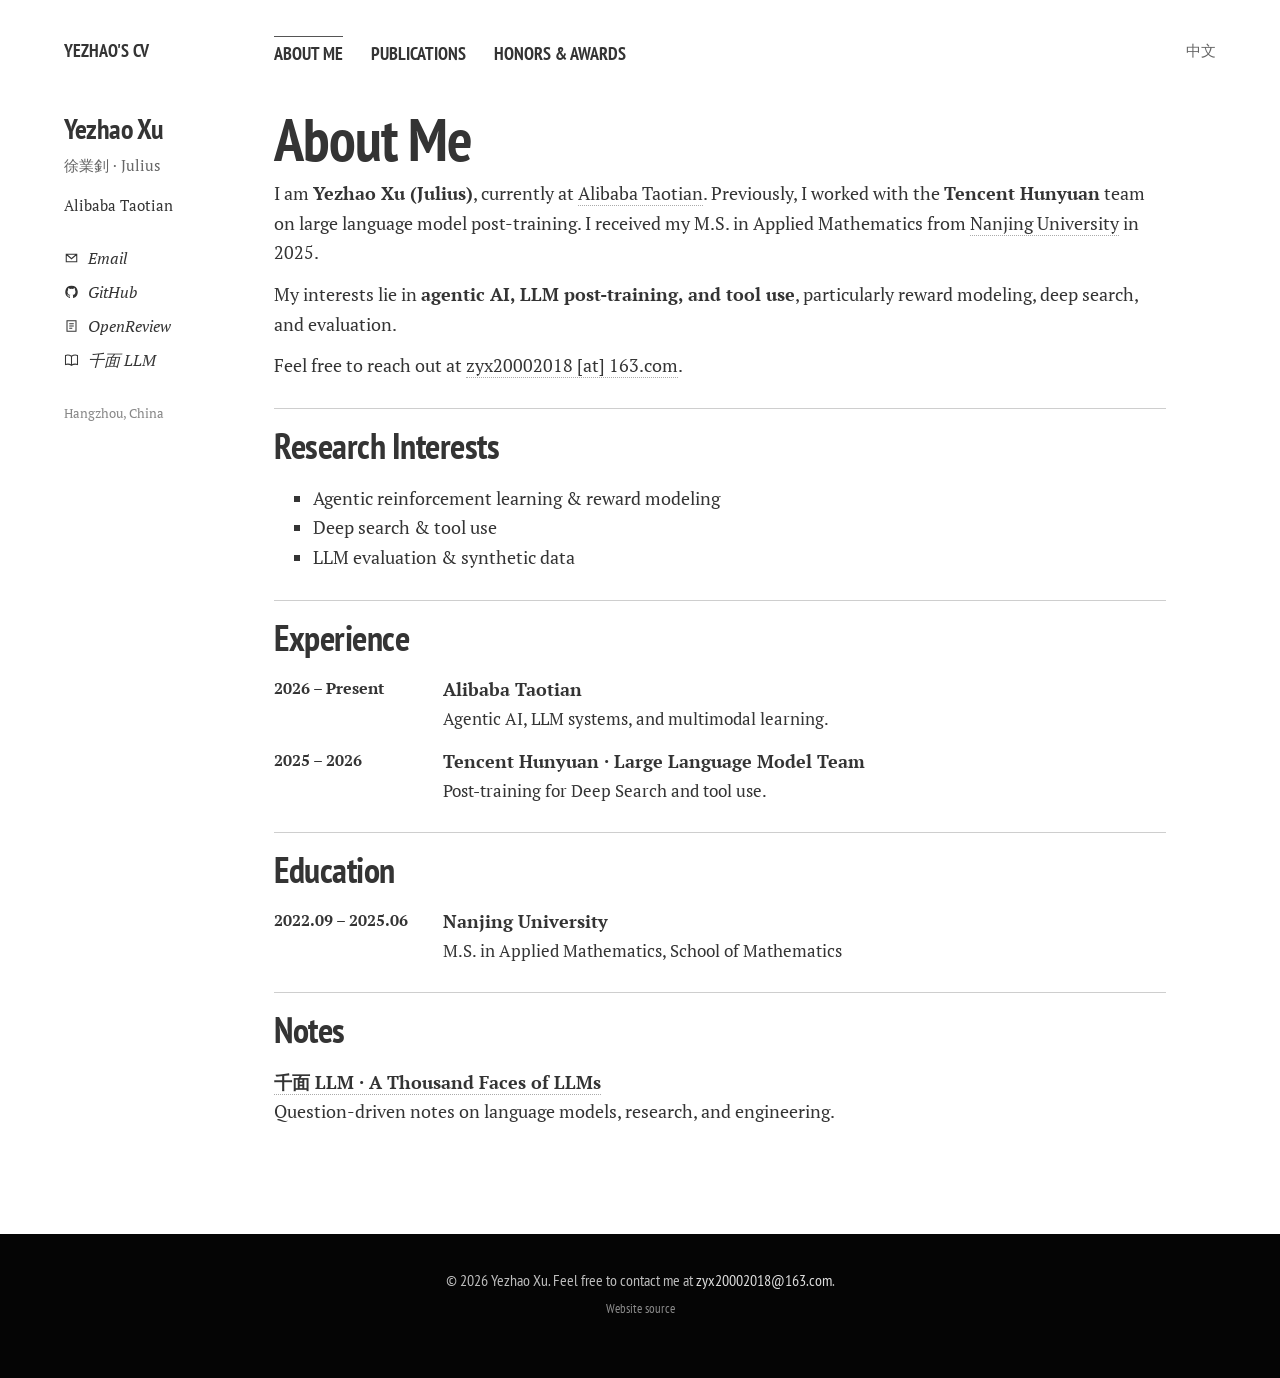
<file: index.html>
<!doctype html>
<html lang="en">
<head>
<meta charset="utf-8"><meta name="viewport" content="width=device-width, initial-scale=1">
<meta name="theme-color" content="#ffffff">
<title>About Me | Yezhao Xu</title>
<meta name="description" content="Yezhao Xu (Julius), Alibaba Taotian. Research in agentic AI, LLM post-training, deep search, and tool use. M.S., Nanjing University.">
<meta property="og:title" content="About Me | Yezhao Xu"><meta property="og:type" content="website"><meta property="og:url" content="https://pkcontinue.github.io/">
<meta property="og:description" content="Yezhao Xu (Julius), Alibaba Taotian. Research in agentic AI, LLM post-training, deep search, and tool use. M.S., Nanjing University."><meta property="og:image" content="https://pkcontinue.github.io/assets/share-preview.png"><meta property="og:image:width" content="1200"><meta property="og:image:height" content="630"><meta property="og:image:alt" content="Yezhao Xu, Julius — Academic Homepage"><meta name="twitter:card" content="summary_large_image">
<link rel="canonical" href="https://pkcontinue.github.io/"><link rel="icon" href="assets/favicon.svg" type="image/svg+xml">
<link rel="stylesheet" href="style.css?v=cv-5"><script src="script.js?v=cv-5" defer></script>
<script type="application/ld+json">{"@context": "https://schema.org", "@type": "Person", "name": "Yezhao Xu", "alternateName": ["Julius", "徐業釗"], "url": "https://pkcontinue.github.io/", "sameAs": ["https://github.com/pkcontinue", "https://openreview.net/profile?id=~Yezhao_xu2"], "alumniOf": {"@type": "CollegeOrUniversity", "name": "Nanjing University"}, "affiliation": {"@type": "Organization", "name": "Alibaba Taotian"}}</script>
</head>
<body data-page="about"><a class="skip" href="#main">Skip to content</a>
<header class="masthead"><div class="masthead-inner"><a class="site-name" href="index.html">YEZHAO'S CV</a><nav aria-label="Main navigation"><a href="index.html" data-page-link="about" aria-current="page" data-i18n="navAbout">About Me</a><a href="publications.html" data-page-link="publications" data-i18n="navPapers">Publications</a><a href="honors.html" data-page-link="honors" data-i18n="navHonors">Honors & Awards</a></nav><button class="language-toggle" type="button" aria-label="切换到中文">中文</button></div></header>
<div class="layout"><aside class="profile" aria-label="Personal information"><h2 class="profile-name">Yezhao Xu</h2><p class="native-name">徐業釗 · Julius</p><p class="affiliation" data-i18n="affiliation">Alibaba Taotian</p>
<ul class="profile-links"><li><svg class="link-icon" viewBox="0 0 20 20" aria-hidden="true"><path d="M3 5h14v10H3zM3 5l7 6 7-6"/></svg><a href="mailto:zyx20002018@163.com">Email</a></li><li><svg class="link-icon github-icon" viewBox="0 0 24 24" aria-hidden="true"><path d="M12 2a10 10 0 0 0-3.16 19.49c.5.09.68-.22.68-.48v-1.86c-2.78.6-3.37-1.18-3.37-1.18-.45-1.16-1.11-1.46-1.11-1.46-.91-.62.07-.61.07-.61 1 .07 1.53 1.03 1.53 1.03.89 1.53 2.34 1.09 2.91.83.09-.65.35-1.09.63-1.34-2.22-.25-4.55-1.11-4.55-4.95 0-1.09.39-1.99 1.03-2.68-.1-.25-.45-1.27.1-2.64 0 0 .84-.27 2.75 1.03a9.57 9.57 0 0 1 5 0c1.91-1.3 2.75-1.03 2.75-1.03.55 1.37.2 2.39.1 2.64.64.69 1.03 1.59 1.03 2.68 0 3.85-2.34 4.69-4.57 4.94.36.31.68.92.68 1.85v2.75c0 .27.18.58.69.48A10 10 0 0 0 12 2Z"/></svg><a href="https://github.com/pkcontinue" target="_blank" rel="noopener noreferrer">GitHub</a></li><li><svg class="link-icon" viewBox="0 0 20 20" aria-hidden="true"><path d="M4 3h12v14H4zM7 7h6M7 10h6M7 13h4"/></svg><a href="https://openreview.net/profile?id=%7EYezhao_xu2" target="_blank" rel="noopener noreferrer">OpenReview</a></li><li><svg class="link-icon" viewBox="0 0 20 20" aria-hidden="true"><path d="M10 5c-3-2-6-2-8-1v12c3-1 5-1 8 1 3-2 5-2 8-1V4c-2-1-5-1-8 1Zm0 0v12"/></svg><a href="https://github.com/pkcontinue/thousand-faces-of-llm" target="_blank" rel="noopener noreferrer">千面 LLM</a></li></ul><p class="profile-location" data-i18n="location">Hangzhou, China</p></aside><main id="main"><section id="about"><h1 class="page-title" data-i18n="aboutTitle">About Me</h1>
<p data-i18n="aboutText">I am <strong>Yezhao Xu (Julius)</strong>, currently at <a href="https://www.alibabagroup.com/" target="_blank" rel="noopener noreferrer">Alibaba Taotian</a>. Previously, I worked with the <strong>Tencent Hunyuan</strong> team on large language model post-training. I received my M.S. in Applied Mathematics from <a href="https://www.nju.edu.cn/" target="_blank" rel="noopener noreferrer">Nanjing University</a> in 2025.</p>
<p data-i18n="aboutResearch">My interests lie in <strong>agentic AI, LLM post-training, and tool use</strong>, particularly reward modeling, deep search, and evaluation.</p>
<p class="contact-line" data-i18n="contactLine">Feel free to reach out at <a href="mailto:zyx20002018@163.com">zyx20002018 [at] 163.com</a>.</p>
</section><section id="interests"><h2 data-i18n="interestsTitle">Research Interests</h2><ul class="interest-list"><li data-i18n="interest1">Agentic reinforcement learning & reward modeling</li><li data-i18n="interest2">Deep search & tool use</li><li data-i18n="interest3">LLM evaluation & synthetic data</li></ul></section><section id="experience"><h2 data-i18n="experienceTitle">Experience</h2>
<div class="record"><div class="record-date" data-i18n="aliDate">2026 – Present</div><div><h3 data-i18n="ali">Alibaba Taotian</h3><p data-i18n="aliWork">Agentic AI, LLM systems, and multimodal learning.</p></div></div>
<div class="record"><div class="record-date">2025 – 2026</div><div><h3 data-i18n="tencent">Tencent Hunyuan · Large Language Model Team</h3><p data-i18n="tencentWork">Post-training for Deep Search and tool use.</p></div></div>
</section><section id="education"><h2 data-i18n="educationTitle">Education</h2><div class="record"><div class="record-date">2022.09 – 2025.06</div><div><h3 data-i18n="nju">Nanjing University</h3><p data-i18n="degree">M.S. in Applied Mathematics, School of Mathematics</p></div></div></section><section id="notes"><h2 data-i18n="notesTitle">Notes</h2><p data-i18n="notesText"><a href="https://github.com/pkcontinue/thousand-faces-of-llm" target="_blank" rel="noopener noreferrer"><strong>千面 LLM · A Thousand Faces of LLMs</strong></a><br>Question-driven notes on language models, research, and engineering.</p></section></main></div><footer>© <span id="year">2026</span> Yezhao Xu. <span data-i18n="footerContact">Feel free to contact me at</span> <a href="mailto:zyx20002018@163.com">zyx20002018@163.com</a>.<br><a class="source-link" href="https://github.com/pkcontinue/pkcontinue.github.io" target="_blank" rel="noopener noreferrer" data-i18n="source">Website source</a></footer></body></html>
</file>
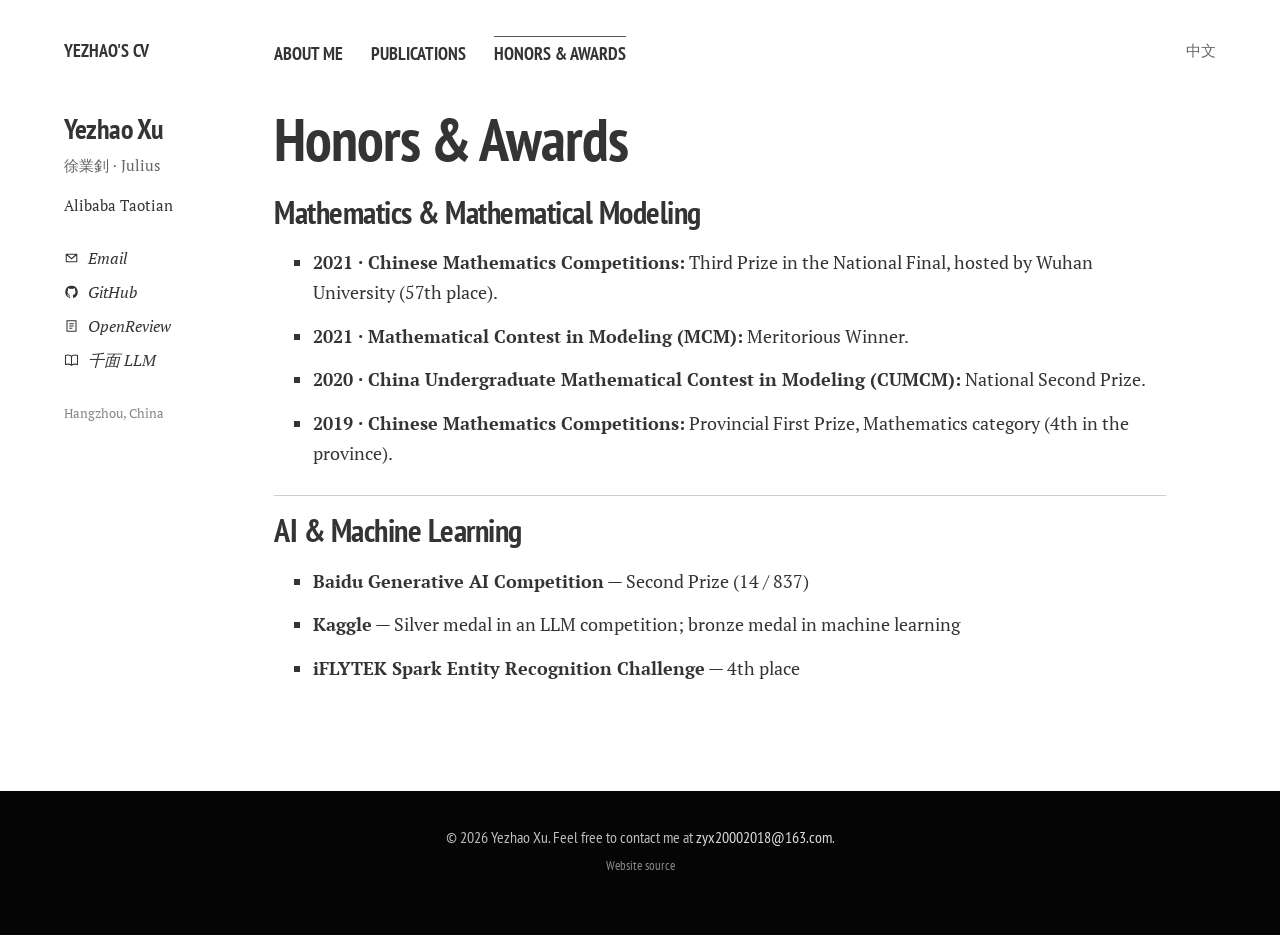
<file: honors.html>
<!doctype html>
<html lang="en">
<head>
<meta charset="utf-8"><meta name="viewport" content="width=device-width, initial-scale=1">
<meta name="theme-color" content="#ffffff">
<title>Honors & Awards | Yezhao Xu</title>
<meta name="description" content="Mathematics, mathematical modeling, and AI competition awards of Yezhao Xu (Julius).">
<meta property="og:title" content="Honors & Awards | Yezhao Xu"><meta property="og:type" content="website"><meta property="og:url" content="https://pkcontinue.github.io/honors.html">
<meta property="og:description" content="Mathematics, mathematical modeling, and AI competition awards of Yezhao Xu (Julius)."><meta property="og:image" content="https://pkcontinue.github.io/assets/share-preview.png"><meta property="og:image:width" content="1200"><meta property="og:image:height" content="630"><meta property="og:image:alt" content="Yezhao Xu, Julius — Academic Homepage"><meta name="twitter:card" content="summary_large_image">
<link rel="canonical" href="https://pkcontinue.github.io/honors.html"><link rel="icon" href="assets/favicon.svg" type="image/svg+xml">
<link rel="stylesheet" href="style.css?v=cv-5"><script src="script.js?v=cv-5" defer></script>
</head>
<body data-page="honors"><a class="skip" href="#main">Skip to content</a>
<header class="masthead"><div class="masthead-inner"><a class="site-name" href="index.html">YEZHAO'S CV</a><nav aria-label="Main navigation"><a href="index.html" data-page-link="about" data-i18n="navAbout">About Me</a><a href="publications.html" data-page-link="publications" data-i18n="navPapers">Publications</a><a href="honors.html" data-page-link="honors" aria-current="page" data-i18n="navHonors">Honors & Awards</a></nav><button class="language-toggle" type="button" aria-label="切换到中文">中文</button></div></header>
<div class="layout"><aside class="profile" aria-label="Personal information"><h2 class="profile-name">Yezhao Xu</h2><p class="native-name">徐業釗 · Julius</p><p class="affiliation" data-i18n="affiliation">Alibaba Taotian</p>
<ul class="profile-links"><li><svg class="link-icon" viewBox="0 0 20 20" aria-hidden="true"><path d="M3 5h14v10H3zM3 5l7 6 7-6"/></svg><a href="mailto:zyx20002018@163.com">Email</a></li><li><svg class="link-icon github-icon" viewBox="0 0 24 24" aria-hidden="true"><path d="M12 2a10 10 0 0 0-3.16 19.49c.5.09.68-.22.68-.48v-1.86c-2.78.6-3.37-1.18-3.37-1.18-.45-1.16-1.11-1.46-1.11-1.46-.91-.62.07-.61.07-.61 1 .07 1.53 1.03 1.53 1.03.89 1.53 2.34 1.09 2.91.83.09-.65.35-1.09.63-1.34-2.22-.25-4.55-1.11-4.55-4.95 0-1.09.39-1.99 1.03-2.68-.1-.25-.45-1.27.1-2.64 0 0 .84-.27 2.75 1.03a9.57 9.57 0 0 1 5 0c1.91-1.3 2.75-1.03 2.75-1.03.55 1.37.2 2.39.1 2.64.64.69 1.03 1.59 1.03 2.68 0 3.85-2.34 4.69-4.57 4.94.36.31.68.92.68 1.85v2.75c0 .27.18.58.69.48A10 10 0 0 0 12 2Z"/></svg><a href="https://github.com/pkcontinue" target="_blank" rel="noopener noreferrer">GitHub</a></li><li><svg class="link-icon" viewBox="0 0 20 20" aria-hidden="true"><path d="M4 3h12v14H4zM7 7h6M7 10h6M7 13h4"/></svg><a href="https://openreview.net/profile?id=%7EYezhao_xu2" target="_blank" rel="noopener noreferrer">OpenReview</a></li><li><svg class="link-icon" viewBox="0 0 20 20" aria-hidden="true"><path d="M10 5c-3-2-6-2-8-1v12c3-1 5-1 8 1 3-2 5-2 8-1V4c-2-1-5-1-8 1Zm0 0v12"/></svg><a href="https://github.com/pkcontinue/thousand-faces-of-llm" target="_blank" rel="noopener noreferrer">千面 LLM</a></li></ul><p class="profile-location" data-i18n="location">Hangzhou, China</p></aside><main id="main"><section id="honors"><h1 class="page-title" data-i18n="awardsTitle">Honors & Awards</h1></section>
<section id="math-awards"><h2 data-i18n="mathAwardsTitle">Mathematics & Mathematical Modeling</h2><ul class="award-list">
<li data-i18n="math2021"><strong>2021 · Chinese Mathematics Competitions:</strong> Third Prize in the National Final, hosted by Wuhan University (57th place).</li>
<li data-i18n="mcm2021"><strong>2021 · Mathematical Contest in Modeling (MCM):</strong> Meritorious Winner.</li>
<li data-i18n="cumcm2020"><strong>2020 · China Undergraduate Mathematical Contest in Modeling (CUMCM):</strong> National Second Prize.</li>
<li data-i18n="math2019"><strong>2019 · Chinese Mathematics Competitions:</strong> Provincial First Prize, Mathematics category (4th in the province).</li>
</ul></section><section id="ai-awards"><h2 data-i18n="aiAwardsTitle">AI & Machine Learning</h2><ul class="award-list">
<li data-i18n="award1"><strong>Baidu Generative AI Competition</strong> — Second Prize (14 / 837)</li><li data-i18n="award2"><strong>Kaggle</strong> — Silver medal in an LLM competition; bronze medal in machine learning</li><li data-i18n="award3"><strong>iFLYTEK Spark Entity Recognition Challenge</strong> — 4th place</li></ul></section></main></div><footer>© <span id="year">2026</span> Yezhao Xu. <span data-i18n="footerContact">Feel free to contact me at</span> <a href="mailto:zyx20002018@163.com">zyx20002018@163.com</a>.<br><a class="source-link" href="https://github.com/pkcontinue/pkcontinue.github.io" target="_blank" rel="noopener noreferrer" data-i18n="source">Website source</a></footer></body></html>
</file>
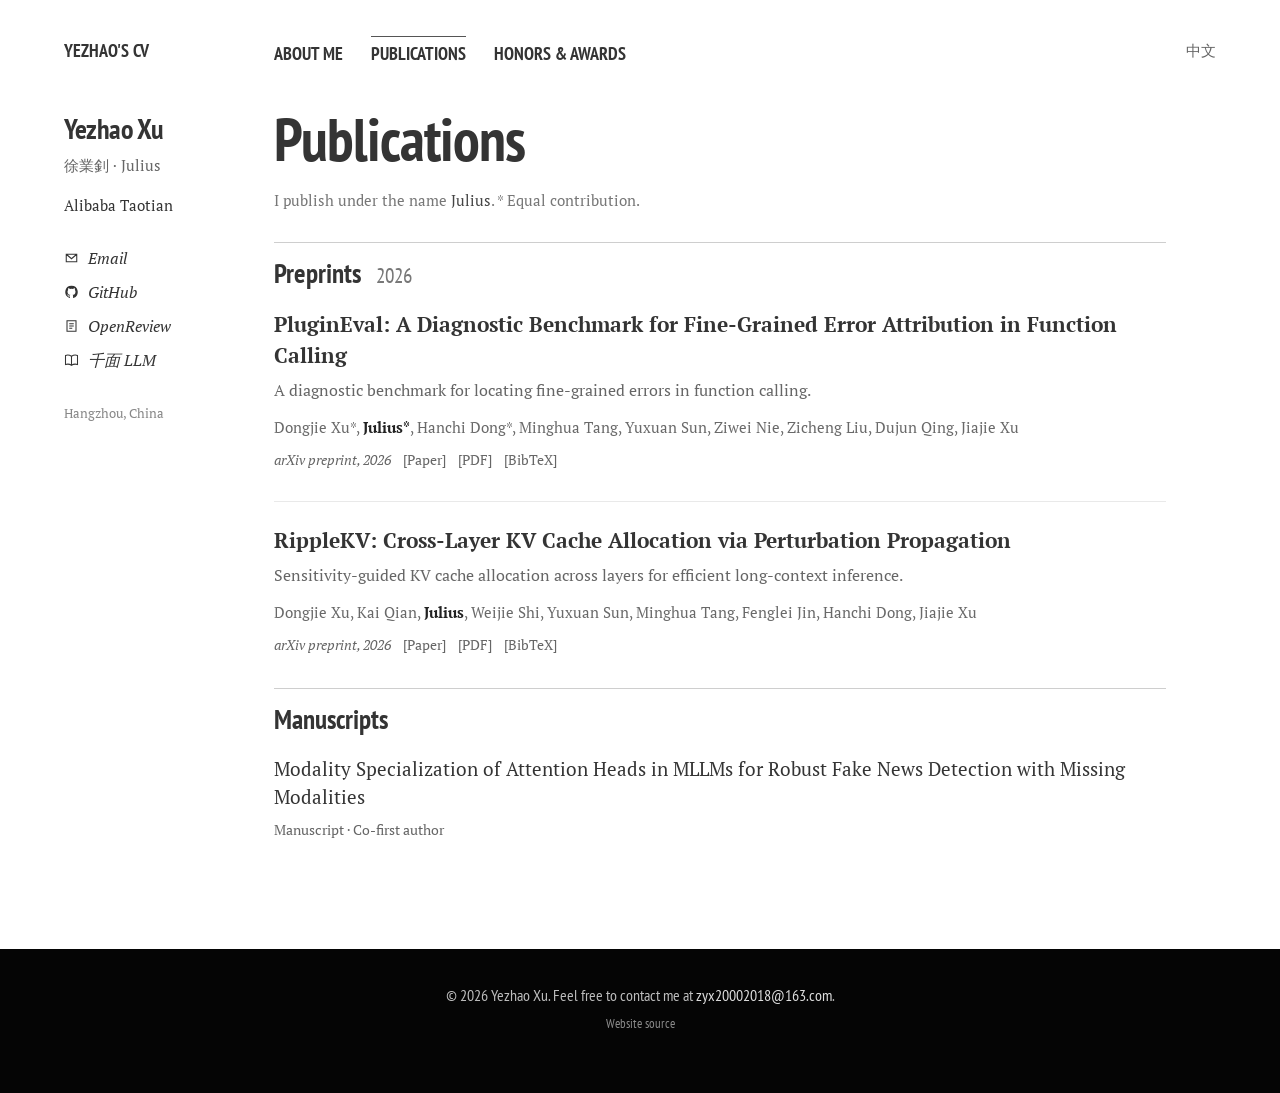
<file: publications.html>
<!doctype html>
<html lang="en">
<head>
<meta charset="utf-8"><meta name="viewport" content="width=device-width, initial-scale=1">
<meta name="theme-color" content="#ffffff">
<title>Publications | Yezhao Xu</title>
<meta name="description" content="Selected research by Yezhao Xu (Julius): PluginEval, RippleKV, and multimodal learning. Paper links, PDFs, and BibTeX citations.">
<meta property="og:title" content="Publications | Yezhao Xu"><meta property="og:type" content="website"><meta property="og:url" content="https://pkcontinue.github.io/publications.html">
<meta property="og:description" content="Selected research by Yezhao Xu (Julius): PluginEval, RippleKV, and multimodal learning. Paper links, PDFs, and BibTeX citations."><meta property="og:image" content="https://pkcontinue.github.io/assets/share-preview.png"><meta property="og:image:width" content="1200"><meta property="og:image:height" content="630"><meta property="og:image:alt" content="Yezhao Xu, Julius — Academic Homepage"><meta name="twitter:card" content="summary_large_image">
<link rel="canonical" href="https://pkcontinue.github.io/publications.html"><link rel="icon" href="assets/favicon.svg" type="image/svg+xml">
<link rel="stylesheet" href="style.css?v=cv-5"><script src="script.js?v=cv-5" defer></script>
</head>
<body data-page="publications"><a class="skip" href="#main">Skip to content</a>
<header class="masthead"><div class="masthead-inner"><a class="site-name" href="index.html">YEZHAO'S CV</a><nav aria-label="Main navigation"><a href="index.html" data-page-link="about" data-i18n="navAbout">About Me</a><a href="publications.html" data-page-link="publications" aria-current="page" data-i18n="navPapers">Publications</a><a href="honors.html" data-page-link="honors" data-i18n="navHonors">Honors & Awards</a></nav><button class="language-toggle" type="button" aria-label="切换到中文">中文</button></div></header>
<div class="layout"><aside class="profile" aria-label="Personal information"><h2 class="profile-name">Yezhao Xu</h2><p class="native-name">徐業釗 · Julius</p><p class="affiliation" data-i18n="affiliation">Alibaba Taotian</p>
<ul class="profile-links"><li><svg class="link-icon" viewBox="0 0 20 20" aria-hidden="true"><path d="M3 5h14v10H3zM3 5l7 6 7-6"/></svg><a href="mailto:zyx20002018@163.com">Email</a></li><li><svg class="link-icon github-icon" viewBox="0 0 24 24" aria-hidden="true"><path d="M12 2a10 10 0 0 0-3.16 19.49c.5.09.68-.22.68-.48v-1.86c-2.78.6-3.37-1.18-3.37-1.18-.45-1.16-1.11-1.46-1.11-1.46-.91-.62.07-.61.07-.61 1 .07 1.53 1.03 1.53 1.03.89 1.53 2.34 1.09 2.91.83.09-.65.35-1.09.63-1.34-2.22-.25-4.55-1.11-4.55-4.95 0-1.09.39-1.99 1.03-2.68-.1-.25-.45-1.27.1-2.64 0 0 .84-.27 2.75 1.03a9.57 9.57 0 0 1 5 0c1.91-1.3 2.75-1.03 2.75-1.03.55 1.37.2 2.39.1 2.64.64.69 1.03 1.59 1.03 2.68 0 3.85-2.34 4.69-4.57 4.94.36.31.68.92.68 1.85v2.75c0 .27.18.58.69.48A10 10 0 0 0 12 2Z"/></svg><a href="https://github.com/pkcontinue" target="_blank" rel="noopener noreferrer">GitHub</a></li><li><svg class="link-icon" viewBox="0 0 20 20" aria-hidden="true"><path d="M4 3h12v14H4zM7 7h6M7 10h6M7 13h4"/></svg><a href="https://openreview.net/profile?id=%7EYezhao_xu2" target="_blank" rel="noopener noreferrer">OpenReview</a></li><li><svg class="link-icon" viewBox="0 0 20 20" aria-hidden="true"><path d="M10 5c-3-2-6-2-8-1v12c3-1 5-1 8 1 3-2 5-2 8-1V4c-2-1-5-1-8 1Zm0 0v12"/></svg><a href="https://github.com/pkcontinue/thousand-faces-of-llm" target="_blank" rel="noopener noreferrer">千面 LLM</a></li></ul><p class="profile-location" data-i18n="location">Hangzhou, China</p></aside><main id="main"><section id="publications"><h1 class="page-title" data-i18n="papersTitle">Publications</h1><p class="section-note" data-i18n="paperNote">I publish under the name <strong>Julius</strong>. * Equal contribution.</p>
<h2 class="publication-group" data-i18n="preprintsTitle">Preprints <span>2026</span></h2><article class="publication" id="plugineval"><h3><a href="https://arxiv.org/abs/2608.08700" target="_blank" rel="noopener noreferrer">PluginEval: A Diagnostic Benchmark for Fine-Grained Error Attribution in Function Calling</a></h3><p class="paper-summary" data-i18n="pluginevalSummary">A diagnostic benchmark for locating fine-grained errors in function calling.</p><p class="authors">Dongjie Xu*, <strong>Julius*</strong>, Hanchi Dong*, Minghua Tang, Yuxuan Sun, Ziwei Nie, Zicheng Liu, Dujun Qing, Jiajie Xu</p><p class="paper-meta"><em>arXiv preprint, 2026</em><span class="paper-links"><a href="https://arxiv.org/abs/2608.08700" target="_blank" rel="noopener noreferrer">[Paper]</a> <a href="https://arxiv.org/pdf/2608.08700" target="_blank" rel="noopener noreferrer">[PDF]</a> <button class="citation-button" type="button" data-cite="plugineval" aria-label="Copy plugineval BibTeX citation">[BibTeX]</button></span></p></article>
<article class="publication" id="ripplekv"><h3><a href="https://arxiv.org/abs/2608.08684" target="_blank" rel="noopener noreferrer">RippleKV: Cross-Layer KV Cache Allocation via Perturbation Propagation</a></h3><p class="paper-summary" data-i18n="ripplekvSummary">Sensitivity-guided KV cache allocation across layers for efficient long-context inference.</p><p class="authors">Dongjie Xu, Kai Qian, <strong>Julius</strong>, Weijie Shi, Yuxuan Sun, Minghua Tang, Fenglei Jin, Hanchi Dong, Jiajie Xu</p><p class="paper-meta"><em>arXiv preprint, 2026</em><span class="paper-links"><a href="https://arxiv.org/abs/2608.08684" target="_blank" rel="noopener noreferrer">[Paper]</a> <a href="https://arxiv.org/pdf/2608.08684" target="_blank" rel="noopener noreferrer">[PDF]</a> <button class="citation-button" type="button" data-cite="ripplekv" aria-label="Copy ripplekv BibTeX citation">[BibTeX]</button></span></p></article>
<h2 class="publication-group manuscript-group" data-i18n="manuscriptsTitle">Manuscripts</h2><article class="publication manuscript"><h3>Modality Specialization of Attention Heads in MLLMs for Robust Fake News Detection with Missing Modalities</h3><p class="paper-meta" data-i18n="manuscript">Manuscript · Co-first author</p></article>
</section><div class="citation-fallback" id="citation-fallback" hidden><label for="citation-text" data-i18n="citationFallback">Select and copy this citation:</label><textarea id="citation-text" readonly rows="7" spellcheck="false"></textarea><button id="close-citation" type="button" data-i18n="closeCitation">Close</button></div></main></div><footer>© <span id="year">2026</span> Yezhao Xu. <span data-i18n="footerContact">Feel free to contact me at</span> <a href="mailto:zyx20002018@163.com">zyx20002018@163.com</a>.<br><a class="source-link" href="https://github.com/pkcontinue/pkcontinue.github.io" target="_blank" rel="noopener noreferrer" data-i18n="source">Website source</a></footer><div id="toast" role="status" aria-live="polite"></div></body></html>
</file>
<file: style.css>
@font-face {
  font-family: 'PT Sans Narrow';
  font-style: normal;
  font-weight: 400;
  font-display: swap;
  src: url(assets/fonts/cv-font-0.ttf) format('truetype');
}
@font-face {
  font-family: 'PT Sans Narrow';
  font-style: normal;
  font-weight: 700;
  font-display: swap;
  src: url(assets/fonts/cv-font-1.ttf) format('truetype');
}
@font-face {
  font-family: 'PT Serif';
  font-style: italic;
  font-weight: 400;
  font-display: swap;
  src: url(assets/fonts/cv-font-2.ttf) format('truetype');
}
@font-face {
  font-family: 'PT Serif';
  font-style: normal;
  font-weight: 400;
  font-display: swap;
  src: url(assets/fonts/cv-font-3.ttf) format('truetype');
}
@font-face {
  font-family: 'PT Serif';
  font-style: normal;
  font-weight: 700;
  font-display: swap;
  src: url(assets/fonts/cv-font-4.ttf) format('truetype');
}
:root{--text:#343434;--muted:#727272;--line:#cecece;--serif:'PT Serif',Georgia,'Songti SC',serif;--heading:'PT Sans Narrow','Arial Narrow','PingFang SC',sans-serif}
*{box-sizing:border-box}html{scroll-behavior:smooth}body{margin:0;background:#fff;color:var(--text);font:18px/1.65 var(--serif);-webkit-font-smoothing:antialiased}a{color:inherit;text-decoration:none;border-bottom:1px dotted #aaa}a:hover{color:#000;border-bottom-color:#222}a:focus-visible,button:focus-visible{outline:2px solid #555;outline-offset:5px}strong{font-weight:700}::selection{background:#e6e6e6}.skip{position:fixed;top:-100px;left:15px;background:white;padding:8px;z-index:20}.skip:focus{top:10px}.masthead-inner{max-width:1210px;margin:0 auto;min-height:101px;display:grid;grid-template-columns:180px minmax(0,1fr) auto;gap:50px;align-items:center;font-family:var(--heading);font-weight:700}.site-name{border:0;font-size:18px;white-space:nowrap}nav{display:flex;gap:28px;align-items:center}nav a{text-transform:uppercase;font-size:18px;line-height:1.3;border:0;padding-top:5px;border-top:1px solid transparent}nav a[aria-current=page]{border-top-color:#555}nav a:hover{border-top-color:#555}.language-toggle{border:0;background:none;padding:5px 0;font:15px var(--heading);color:#666;cursor:pointer}.layout{max-width:1210px;margin:0 auto;display:grid;grid-template-columns:180px minmax(0,1fr);gap:50px;padding-bottom:80px;min-height:calc(100vh - 245px)}.profile{align-self:start;padding-top:13px}.profile-name{font:700 28px/1.1 var(--heading);margin:0 0 8px;padding:0;border:0}.native-name{font-size:15px;margin:0 0 15px;color:#666}.affiliation{font-size:15px;margin:0 0 24px}.profile-links{padding:0;margin:0;list-style:none;font-size:16px;font-style:italic}.profile-links li{display:flex;align-items:center;gap:9px;min-height:34px}.profile-links a{border:0}.profile-links a:hover{text-decoration:underline}.link-icon{width:15px;height:16px;flex-shrink:0;display:inline-flex;align-items:center;justify-content:center;font:16px/1 var(--heading)}.code-icon{font:9px monospace}svg.link-icon{fill:none;stroke:currentColor;stroke-width:1.4}.profile-location{font-size:13px;color:#888;margin:26px 0 0}main{min-width:0;max-width:892px}section{margin:0 0 27px}section+section{border-top:1px solid var(--line);padding-top:17px}.page-title{font:700 60px/1 var(--heading);letter-spacing:-1px;margin:8px 0 10px}h2{font:700 36px/1.1 var(--heading);margin:0 0 18px;letter-spacing:-.5px}p{margin:0 0 12px}section>p:last-child{margin-bottom:0}.contact-line{font-size:18px}.interest-list,.award-list{list-style-type:square;margin:0;padding-left:39px}.interest-list li{margin:0}.record{display:grid;grid-template-columns:155px minmax(0,1fr);gap:14px;margin:0 0 14px}.record:last-child{margin-bottom:0}.record-date{font-size:16px;font-weight:700}.record h3{font:700 18px/1.65 var(--serif);margin:0}.record p{font-size:17px;margin:0}.section-note{font-size:15px;color:#777;margin:19px 0 28px}.publication{margin:0 0 30px}.publication:last-child{margin-bottom:0}.publication h3{font:700 20px/1.5 var(--serif);margin:0 0 8px}.publication h3 a{border-bottom:1px dotted #aaa}.authors{font-size:16px;line-height:1.65;margin:0 0 7px}.paper-meta{font-size:15px;color:#666;margin:0}.paper-links{margin-left:12px;white-space:nowrap}.paper-links a{border:0}.paper-links a:hover{text-decoration:underline}.paper-links a+a{margin-left:5px}.award-list li{margin:0 0 14px}.award-list li:last-child{margin-bottom:0}#honors{margin-bottom:26px}#math-awards{border-top:0;padding-top:0}#math-awards h2,#ai-awards h2{font-size:32px}footer{background:#050505;color:#bdbdbd;text-align:center;padding:33px 20px 30px;min-height:144px;font:16px/1.7 var(--heading)}footer a{border:0;color:#ddd}footer a:hover{color:#fff;text-decoration:underline}.source-link{font-size:13px;color:#8b8b8b}html[lang=zh-CN] body{font-family:'PT Serif','Songti SC','SimSun',serif}html[lang=zh-CN] .page-title{font-size:47px;line-height:1.3}html[lang=zh-CN] h2{font-size:31px;line-height:1.4}html[lang=zh-CN] nav a{font-size:17px}
@media(max-width:1300px){.masthead-inner,.layout{margin-left:5%;margin-right:5%}.masthead-inner,.layout{grid-template-columns:170px minmax(0,1fr);gap:40px}.masthead-inner{grid-template-columns:170px minmax(0,1fr) auto;gap:40px}}
@media(max-width:900px){.masthead-inner,.layout{margin-left:30px;margin-right:30px;grid-template-columns:150px minmax(0,1fr);gap:28px}.masthead-inner{grid-template-columns:150px minmax(0,1fr) auto;gap:28px}nav{gap:18px}nav a{font-size:16px}.page-title{font-size:52px}h2{font-size:32px}.record{grid-template-columns:1fr;gap:1px}.record-date{font-size:15px}body{font-size:17px}.contact-line{font-size:17px}}
@media(max-width:680px){.masthead-inner{display:flex;flex-wrap:wrap;gap:0;min-height:100px;margin:0 24px;padding:17px 0 16px}.site-name{width:calc(100% - 45px);order:0}.language-toggle{order:1;width:45px;text-align:right}nav{order:2;width:100%;gap:22px;padding-top:12px}nav a{font-size:15px}html[lang=zh-CN] nav a{font-size:16px}.layout{display:block;margin:0 24px;padding-bottom:40px;min-height:calc(100vh - 244px)}.profile{padding:14px 0 21px;margin-bottom:26px;border-bottom:1px solid #ddd}.profile-name{font-size:26px}.native-name{margin-bottom:6px}.affiliation{font-size:14px;margin-bottom:10px}.profile-links{display:flex;flex-wrap:wrap;gap:4px 20px;font-size:14px}.profile-links li{min-height:24px}.profile-location{display:none}.page-title{font-size:46px;margin-top:0;margin-bottom:17px}.contact-line{font-size:16px}body{font-size:16px;line-height:1.75}h2{font-size:30px}.record h3{font-size:16px}.record p{font-size:15px}.record-date{font-size:14px}.interest-list,.award-list{padding-left:23px}.publication h3{font-size:18px}.authors{font-size:14px}.paper-meta,.section-note{font-size:13px}.paper-links{margin-left:8px}.award-list li{margin-bottom:16px}#math-awards h2,#ai-awards h2{font-size:28px}html[lang=zh-CN] .page-title{font-size:36px}html[lang=zh-CN] h2{font-size:27px}footer{font-size:14px}}
@media(max-width:370px){.masthead-inner,.layout{margin-left:19px;margin-right:19px}nav{gap:17px}nav a{font-size:14px}.profile-links{gap:4px 15px}.page-title{font-size:42px}.paper-links{display:block;margin-left:0}}
@media(prefers-reduced-motion:reduce){html{scroll-behavior:auto}}
@media print{.masthead,.profile,footer{display:none}.layout{display:block;margin:0;padding:0;min-height:0}main{max-width:none}body{font-size:12px}.page-title{font-size:32px}h2{font-size:24px}.record,.publication{break-inside:avoid}.record h3,.publication h3{font-size:14px}.authors,.record p,.award-list{font-size:12px}}

/* Final reading and interaction refinements. */
.profile{position:sticky;top:30px}svg.github-icon{fill:currentColor;stroke:none}.profile-links a:focus-visible{outline-offset:3px}.publication-group{font-size:27px;letter-spacing:0;margin:29px 0 21px;padding-top:16px;border-top:1px solid var(--line)}.publication-group span{font-weight:400;color:#777;font-size:21px;margin-left:9px}.publication h3{font-size:21px;line-height:1.45}.publication h3 a{border:0}.publication h3 a:hover{text-decoration:underline;text-decoration-thickness:1px;text-underline-offset:4px}.publication+.publication{padding-top:23px;border-top:1px solid #e9e9e9}.paper-summary{font-size:16px;line-height:1.6;margin:8px 0 11px;color:#666}.authors{font-size:15px;color:#696969}.authors strong{color:#222}.paper-meta{font-size:14px;margin-top:8px}.paper-links{display:inline-flex;flex-wrap:wrap;gap:12px;align-items:center}.paper-links a+a{margin-left:0}.citation-button{border:0;padding:0;background:none;color:inherit;font:inherit;cursor:pointer}.citation-button:hover{text-decoration:underline}.manuscript-group{margin-top:32px}.manuscript h3{font-size:19px;font-weight:400}.section-note strong{font-weight:400;color:#444}.citation-fallback{margin:24px 0;padding:18px;border:1px solid #ccc;font-size:15px}.citation-fallback[hidden]{display:none}.citation-fallback label{display:block;margin-bottom:8px}.citation-fallback textarea{box-sizing:border-box;width:100%;padding:12px;border:1px solid #aaa;background:#fafafa;color:#333;font:12px/1.6 monospace;resize:vertical}.citation-fallback button{font:15px var(--heading);margin-top:8px;cursor:pointer;border:1px solid #aaa;background:#fff;padding:5px 16px}#toast{position:fixed;bottom:24px;left:50%;transform:translateX(-50%);background:#333;color:#fff;padding:9px 18px;font:15px var(--heading);opacity:0;pointer-events:none;transition:opacity .15s;border-radius:3px;z-index:30}#toast.visible{opacity:1}html[lang=zh-CN] .paper-summary{line-height:1.8}.record-date{font-variant-numeric:tabular-nums}html[lang=zh-CN] .publication-group{font-size:25px}
@media(max-width:680px){.masthead{position:sticky;top:0;background:#fff;z-index:10;border-bottom:1px solid #eee}.profile{position:static}body:not([data-page=about]) .profile{display:grid;grid-template-columns:1fr auto;align-items:baseline;gap:8px 12px;padding:15px 0 18px;margin-bottom:24px}body:not([data-page=about]) .profile-name{font-size:24px;margin:0}body:not([data-page=about]) .native-name{font-size:13px;margin:0}body:not([data-page=about]) .affiliation{display:none}body:not([data-page=about]) .profile-links{grid-column:1/-1;gap:4px 17px}.publication h3{font-size:18px}.paper-summary{font-size:14px}.authors{font-size:13px}.paper-meta{font-size:13px}.paper-links{display:flex;margin:8px 0 0;gap:18px}.citation-button,.paper-links a{min-height:30px;display:inline-flex;align-items:center}.publication-group{font-size:25px;margin-top:23px}.publication-group span{font-size:19px}.manuscript h3{font-size:17px}.section-note{font-size:13px;line-height:1.7}.masthead-inner{min-height:91px}html[lang=zh-CN] .publication-group{font-size:23px}}
@media print{.citation-button,.citation-fallback,#toast{display:none!important}.profile{position:static}.publication-group{font-size:20px}.publication h3,.manuscript h3{font-size:15px}.paper-summary,.authors{font-size:12px}}
</file>
